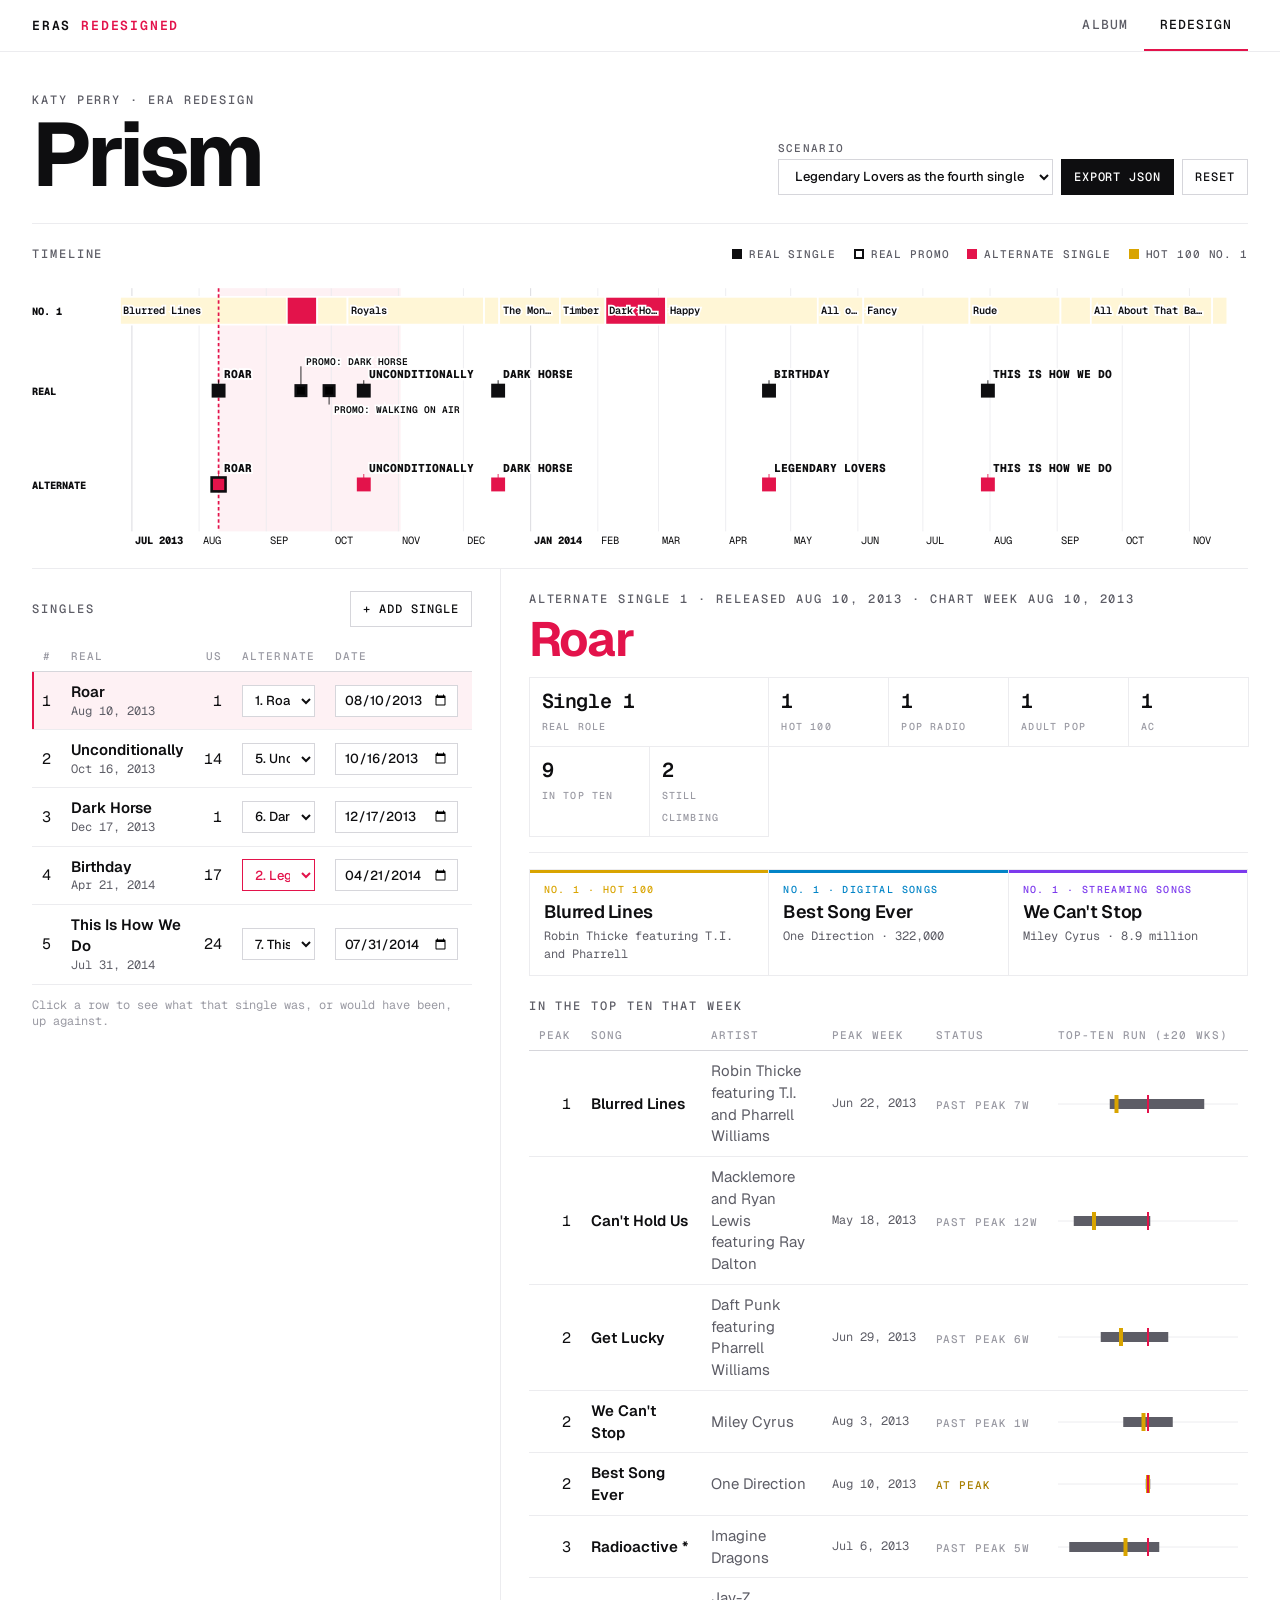
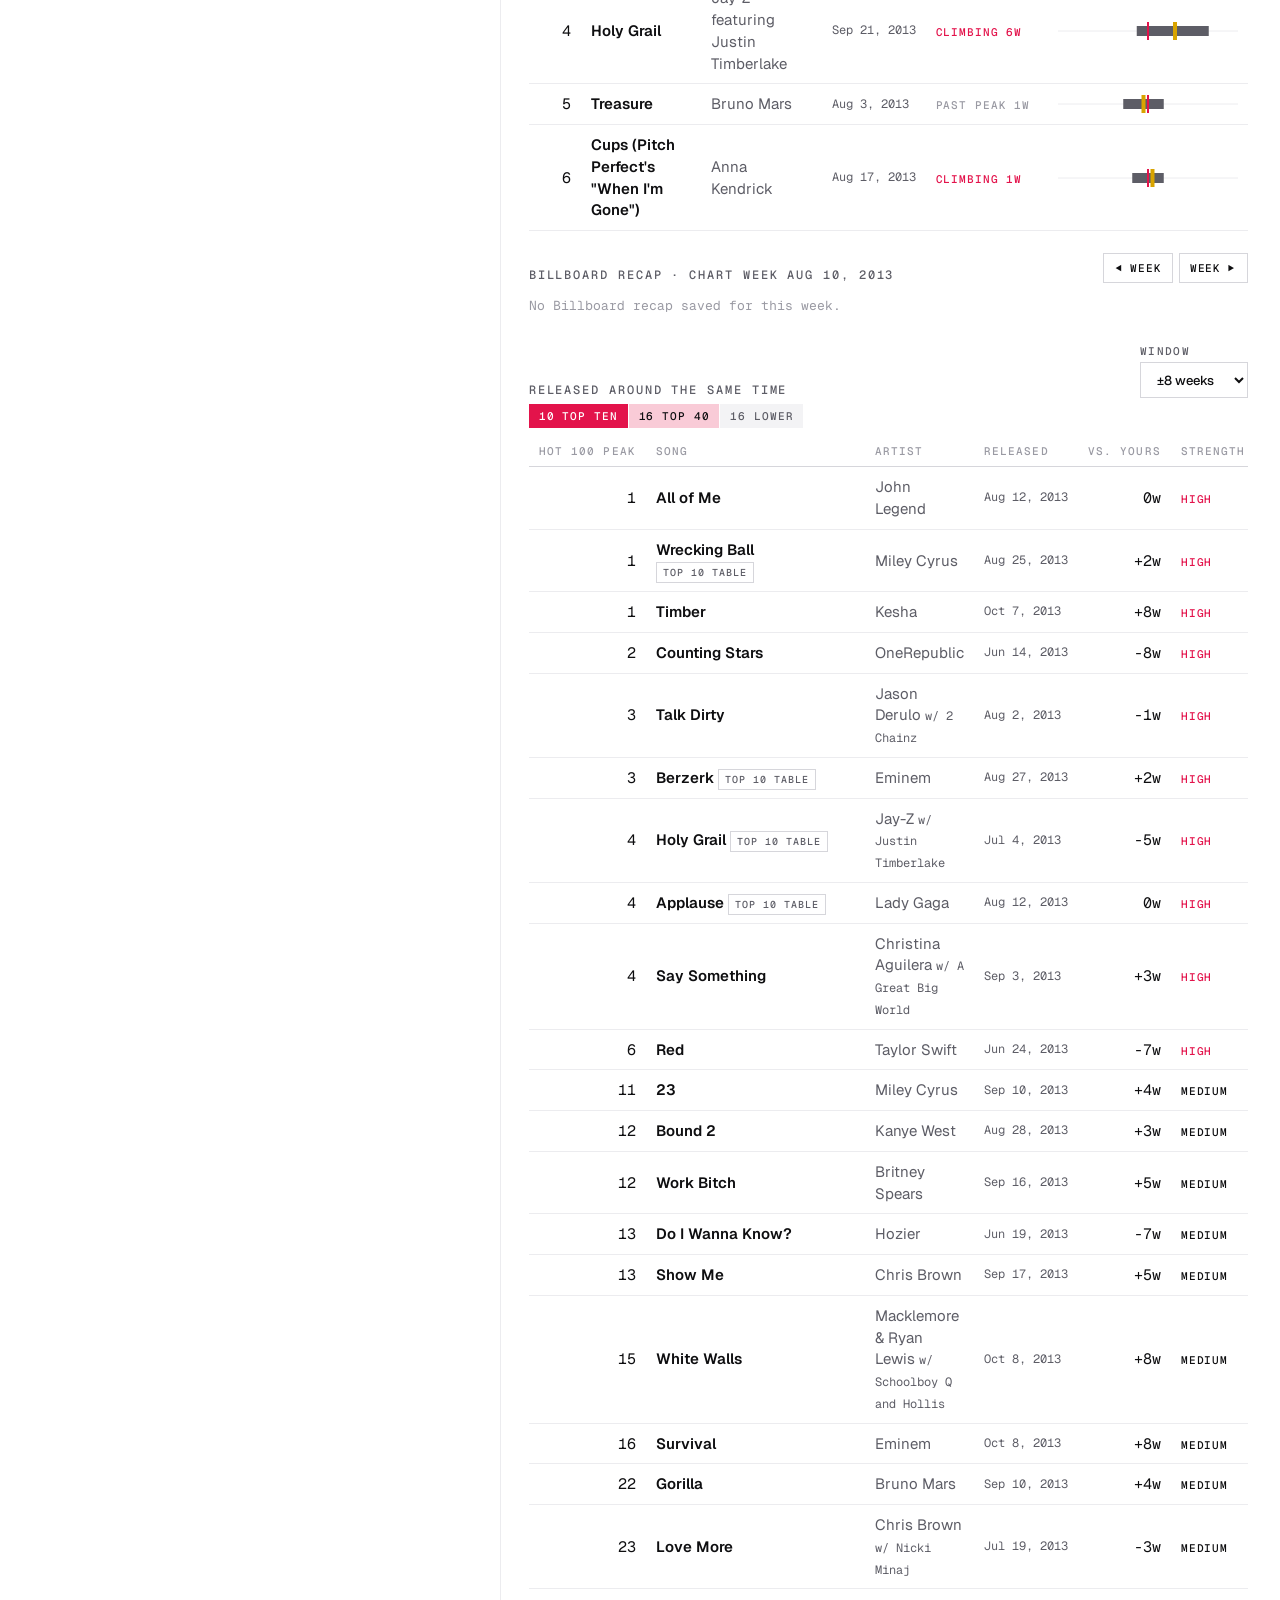
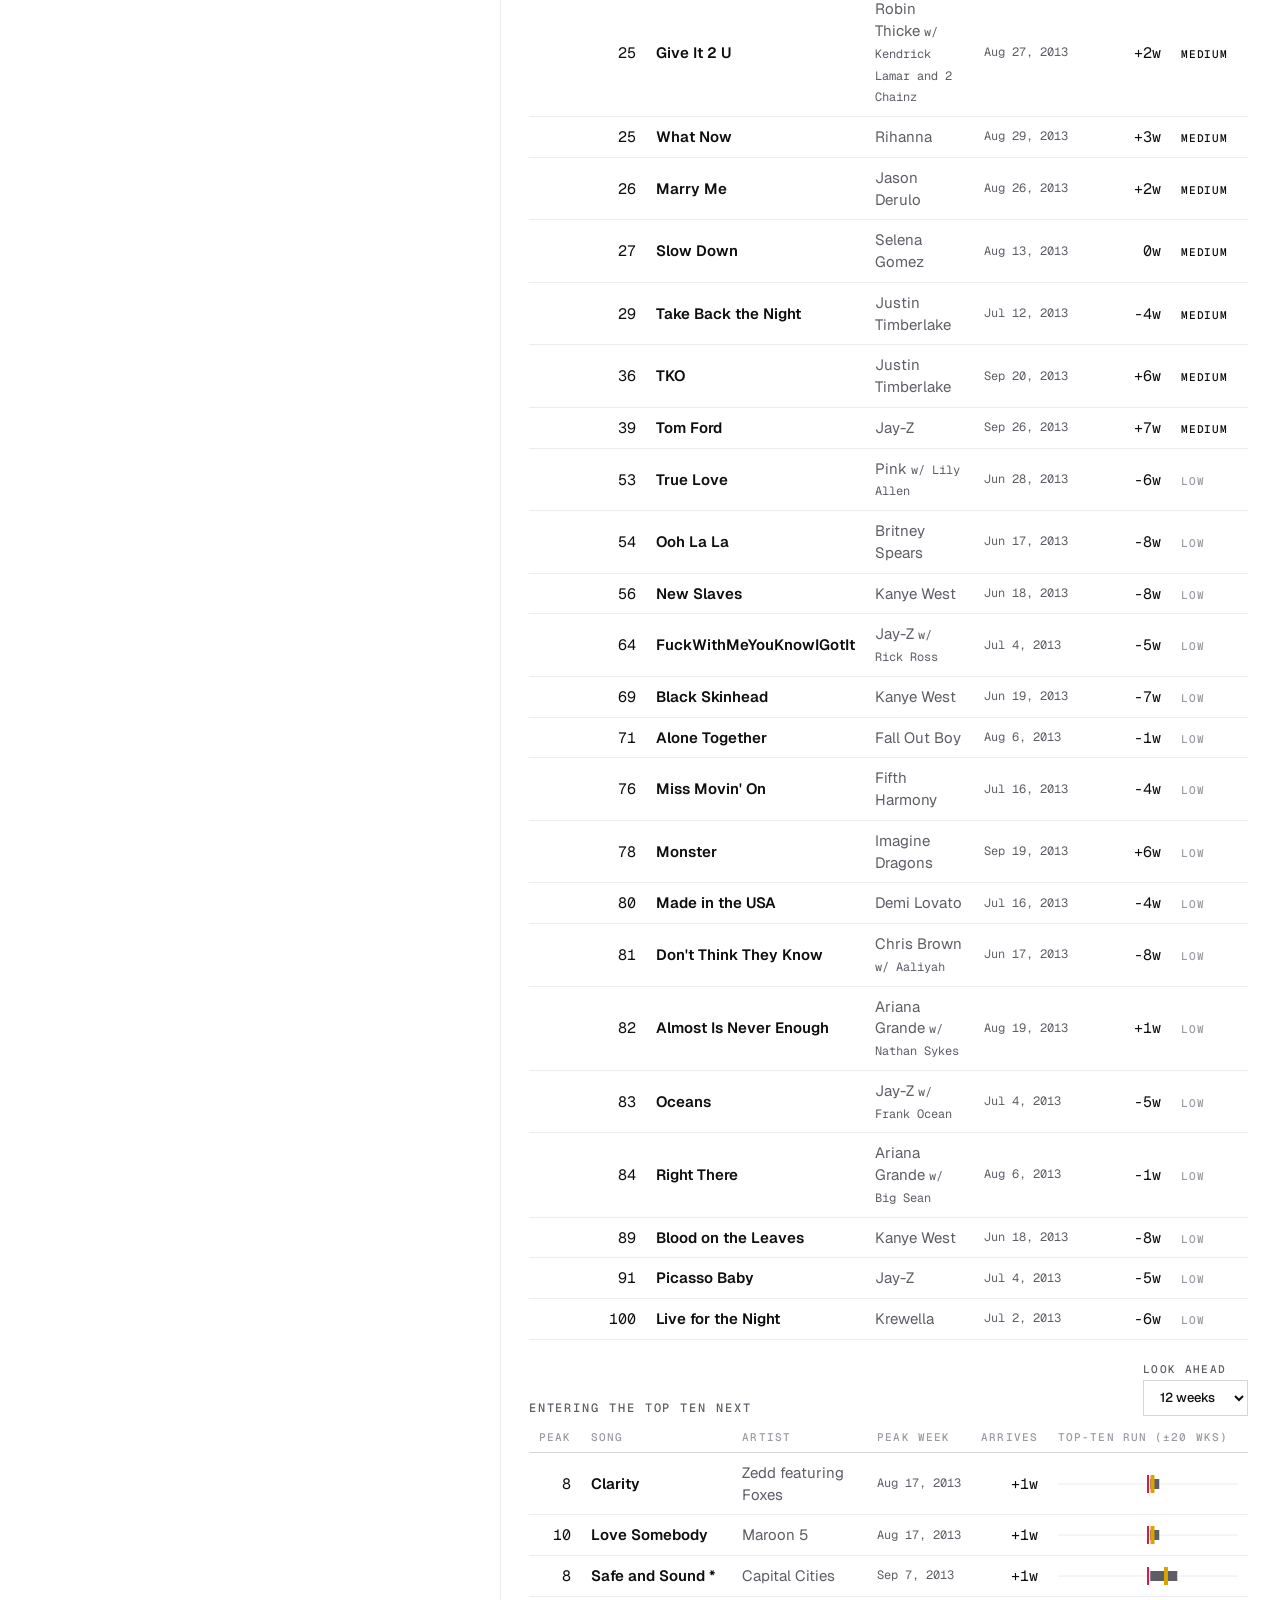
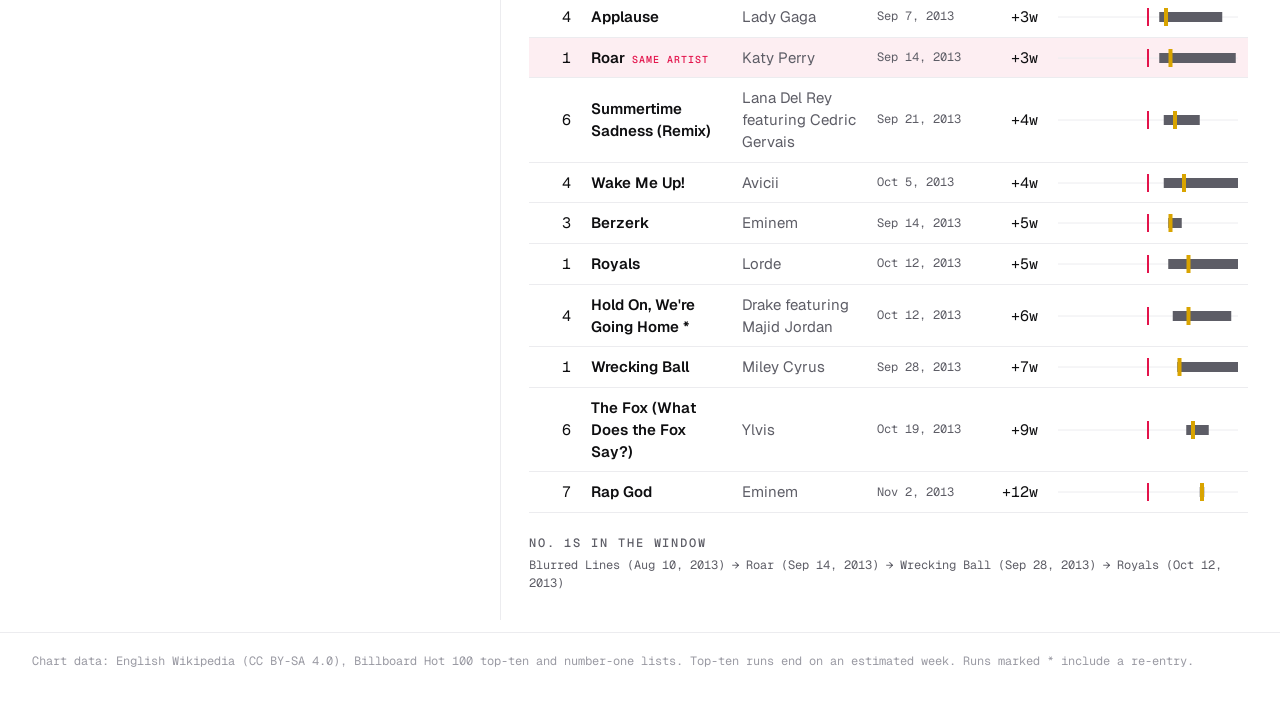
<file: site/redesign.html>
<!doctype html>
<html lang="en">
<head>
<meta charset="utf-8">
<meta name="viewport" content="width=device-width, initial-scale=1">
<title>Era Redesign</title>
<link rel="preconnect" href="https://fonts.googleapis.com">
<link rel="preconnect" href="https://fonts.gstatic.com" crossorigin>
<link href="https://fonts.googleapis.com/css2?family=Geist:wght@400..700&family=Geist+Mono:wght@400..600&display=swap" rel="stylesheet">
<link rel="stylesheet" href="style.css">
</head>
<body>
<nav class="topbar">
  <a class="brand" href="./">Eras <b>Redesigned</b></a>
  <div class="tabs"><a href="./">Album</a><a href="redesign.html" aria-current="page">Redesign</a></div>
</nav>
<header class="masthead">
  <div class="mast-left">
    <div class="kicker" id="kicker">Era redesign</div>
    <h1 id="era-title">Loading</h1>
  </div>
  <div class="mast-right">
    <label class="field">
      <span>Scenario</span>
      <select id="scenario"></select>
    </label>
    <button id="btn-export" type="button" class="primary">Export JSON</button>
    <button id="btn-reset" type="button">Reset</button>
  </div>
</header>

<main>
  <section class="band">
    <div class="band-head">
      <h2>Timeline</h2>
      <div class="legend">
        <span><i class="sw sw-real"></i>Real single</span>
        <span><i class="sw sw-promo"></i>Real promo</span>
        <span><i class="sw sw-alt"></i>Alternate single</span>
        <span><i class="sw sw-one"></i>Hot 100 No. 1</span>
      </div>
    </div>
    <div id="timeline" class="timeline"></div>
  </section>

  <section class="grid">
    <div class="col">
      <div class="band-head"><h2>Singles</h2><button id="btn-add" type="button">+ Add single</button></div>
      <div class="tbl"><table class="singles">
        <thead>
          <tr><th class="n">#</th><th>Real</th><th class="n">US</th><th>Alternate</th><th>Date</th><th></th></tr>
        </thead>
        <tbody id="singles-body"></tbody>
      </table></div>
      <p class="fine">Click a row to see what that single was, or would have been, up against.</p>
    </div>

    <div class="col col-wide" id="competition"></div>
  </section>
</main>

<footer class="fine">
  Chart data: English Wikipedia (CC BY-SA 4.0), Billboard Hot 100 top-ten and number-one lists.
  Top-ten runs end on an estimated week. Runs marked * include a re-entry.
</footer>

<script type="module" src="app.js"></script>
</body>
</html>
</file>
<file: site/style.css>
:root {
  --bg: #ffffff;
  --panel: #f6f6f7;
  --panel-2: #ffffff;
  --ink: #0e0e10;
  --ink-2: #5d5d66;
  --ink-3: #9a9aa3;
  --hair: #ececef;
  --rule: #d6d6db;
  --accent: #e3134b;           /* alternate era / highlight */
  --accent-soft: color-mix(in srgb, var(--accent) 7%, transparent);
  --real: #0e0e10;
  --one: #d9a400;              /* number one */
  --one-bg: #fff6d6;
  --digital: #0284c7;
  --stream: #7c3aed;
  --select: color-mix(in srgb, var(--accent) 6%, transparent);
  --tier-1: var(--accent);
  --tier-10: color-mix(in srgb, var(--accent) 72%, white);
  --tier-40: color-mix(in srgb, var(--accent) 22%, white);
  --tier-100: #f3f3f5;
  --mono: "Geist Mono", ui-monospace, monospace;
  --sans: "Geist", "Helvetica Neue", Arial, sans-serif;
}

* { box-sizing: border-box; border-radius: 0 !important; }
html { background: var(--bg); }
body {
  margin: 0;
  background: var(--bg);
  color: var(--ink);
  font-family: var(--sans);
  font-size: 15px;
  line-height: 1.45;
  -webkit-font-smoothing: antialiased;
}

/* ---------- top bar */
.topbar {
  display: flex; align-items: center; justify-content: space-between; gap: 16px; flex-wrap: wrap;
  padding: 0 32px; height: 52px; border-bottom: 1px solid var(--hair);
  position: sticky; top: 0; z-index: 5; background: rgba(255, 255, 255, .9); backdrop-filter: blur(10px);
}
.brand { font: 600 13px var(--mono); letter-spacing: .14em; text-transform: uppercase; color: var(--ink); text-decoration: none; }
.brand b { color: var(--accent); font-weight: 600; }
.tabs { display: flex; height: 100%; }
.tabs a {
  display: flex; align-items: center; padding: 0 16px; height: 100%;
  font: 500 13px var(--mono); letter-spacing: .08em; text-transform: uppercase;
  color: var(--ink-2); text-decoration: none; border-bottom: 2px solid transparent;
}
.tabs a:hover { color: var(--ink); }
.tabs a[aria-current="page"] { color: var(--ink); border-bottom-color: var(--accent); }

/* ---------- hero */
.masthead {
  display: flex; flex-wrap: wrap; justify-content: space-between; align-items: flex-end; gap: 24px;
  padding: 40px 32px 28px;
}
.kicker { font: 500 12px var(--mono); letter-spacing: .16em; text-transform: uppercase; color: var(--ink-2); }
h1 {
  margin: 6px 0 0; font-size: clamp(44px, 7vw, 96px); font-weight: 700;
  line-height: .9; letter-spacing: -.045em;
}
h2 { margin: 0; font: 500 12px var(--mono); letter-spacing: .16em; text-transform: uppercase; color: var(--ink-2); }
.mast-right { display: flex; flex-wrap: wrap; gap: 8px; align-items: flex-end; }
.sub { margin-top: 10px; color: var(--ink-2); font-size: 15px; }
.sub b { color: var(--ink); font-weight: 500; }

.field { display: flex; flex-direction: column; gap: 4px; }
.field span { font: 500 11px var(--mono); letter-spacing: .12em; text-transform: uppercase; color: var(--ink-2); }

button, select, input {
  font: 500 13px var(--sans); color: var(--ink);
  background: var(--panel-2); border: 1px solid var(--rule);
  padding: 6px 12px; height: 36px; color-scheme: light;
}
button { cursor: pointer; font-family: var(--mono); font-size: 12px; letter-spacing: .08em; text-transform: uppercase; }
button:hover { border-color: var(--ink-2); }
button.primary { background: var(--ink); color: var(--bg); border-color: var(--ink); }
button.primary:hover { background: #2a2a30; }
select:focus, input:focus, button:focus-visible { outline: 2px solid var(--accent); outline-offset: 1px; }

main { padding: 0 32px; }
.band { padding: 22px 0 18px; border-top: 1px solid var(--hair); }
.band-head { display: flex; flex-wrap: wrap; align-items: center; justify-content: space-between; gap: 12px; margin-bottom: 14px; }
.legend { display: flex; flex-wrap: wrap; gap: 18px; font: 500 11px var(--mono); text-transform: uppercase; letter-spacing: .08em; color: var(--ink-2); }
.legend span { display: inline-flex; align-items: center; gap: 7px; }
.sw { display: inline-block; width: 10px; height: 10px; }
.sw-real { background: var(--real); }
.sw-promo { border: 2px solid var(--real); }
.sw-alt { background: var(--accent); }
.sw-one { background: var(--one); }

.timeline { width: 100%; overflow-x: auto; }
.timeline svg { display: block; width: 100%; min-width: 900px; height: auto; }
.timeline text { font-family: var(--mono); fill: var(--ink); }
.timeline svg text { paint-order: stroke; stroke: var(--bg); stroke-width: 4px; stroke-linejoin: miter; }

.grid { display: grid; grid-template-columns: minmax(420px, 1fr) minmax(0, 1.6fr); border-top: 1px solid var(--hair); }
.col { padding: 22px 28px 28px 0; min-width: 0; }
.col-wide { padding: 22px 0 28px 28px; border-left: 1px solid var(--hair); min-width: 0; }
@media (max-width: 1000px) {
  main { padding: 0 16px; }
  .masthead { padding: 28px 16px 20px; }
  .topbar { padding: 0 16px; }
  .grid { grid-template-columns: 1fr; }
  .col, .col-wide { padding: 18px 0; border-left: 0; }
  .col-wide { border-top: 1px solid var(--hair); }
}

/* ---------- tables */
.tbl { overflow-x: auto; }
table { width: 100%; border-collapse: collapse; }
th {
  text-align: left; font: 500 11px var(--mono); letter-spacing: .1em; text-transform: uppercase;
  color: var(--ink-3); border-bottom: 1px solid var(--rule); padding: 8px 10px; white-space: nowrap;
}
td { border-bottom: 1px solid var(--hair); padding: 9px 10px; vertical-align: middle; }
td.n, th.n { text-align: right; font-family: var(--mono); font-variant-numeric: tabular-nums; }
.singles tbody tr { cursor: pointer; }
.singles tbody tr:hover td { background: var(--panel); }
.singles tbody tr.sel td { background: var(--select); }
.singles tbody tr.sel td:first-child { box-shadow: inset 2px 0 0 var(--accent); }
.singles select, .singles input { width: 100%; height: 32px; padding: 4px 8px; font-size: 13px; }
.singles td.real-cell .t { font-weight: 600; }
.singles td.real-cell .d, .mono { font-family: var(--mono); font-size: 12px; color: var(--ink-2); }
.changed { color: var(--accent); border-color: var(--accent); }
.x { border: 0; background: none; height: auto; padding: 2px 6px; font-size: 16px; color: var(--ink-3); }
.x:hover { color: var(--accent); }
.fine { font: 12px var(--mono); color: var(--ink-3); }
footer.fine { padding: 20px 32px 36px; border-top: 1px solid var(--hair); margin-top: 12px; }

/* ---------- competition panel */
.comp-head { padding-bottom: 16px; margin-bottom: 16px; border-bottom: 1px solid var(--hair); }
.comp-head .song { font-size: clamp(30px, 4vw, 48px); font-weight: 700; letter-spacing: -.035em; line-height: 1; margin: 8px 0 14px; }
.comp-head .song.alt { color: var(--accent); }
.facts { display: grid; grid-template-columns: repeat(auto-fill, minmax(104px, 1fr)); gap: 1px; background: var(--hair); border: 1px solid var(--hair); }
.fact { background: var(--bg); padding: 10px 12px; }
.fact b { display: block; font: 600 22px var(--mono); font-variant-numeric: tabular-nums; letter-spacing: -.02em; }
.fact span { font: 500 10px var(--mono); text-transform: uppercase; letter-spacing: .12em; color: var(--ink-3); }
.number-one {
  display: flex; align-items: baseline; gap: 14px; flex-wrap: wrap;
  background: var(--one-bg); padding: 12px 14px; margin: 0 0 18px; border-left: 3px solid var(--one);
}
.number-one .lbl { font: 500 11px var(--mono); letter-spacing: .14em; text-transform: uppercase; color: var(--one); }
.number-one .t { font-weight: 600; font-size: 20px; letter-spacing: -.02em; }
.section-title { display: flex; justify-content: space-between; align-items: flex-end; margin: 22px 0 6px; gap: 10px; flex-wrap: wrap; }
.comp td.title { font-weight: 600; }
.comp td.artist { color: var(--ink-2); }
.comp tr.same td { background: var(--accent-soft); }
.comp tr.same td.title::after { content: "  SAME ARTIST"; font: 500 10px var(--mono); color: var(--accent); letter-spacing: .1em; }
.status { font: 500 11px var(--mono); text-transform: uppercase; letter-spacing: .08em; white-space: nowrap; }
.status.climbing { color: var(--accent); }
.status.at-peak { color: var(--one); }
.status.past-peak { color: var(--ink-3); }
.run svg { display: block; }
.empty { font: 13px var(--mono); color: var(--ink-3); padding: 8px 0; }

/* ---------- album page */
.stats { display: grid; grid-template-columns: repeat(4, minmax(110px, 1fr)); gap: 1px; background: var(--hair); border: 1px solid var(--hair); }
.stat { background: var(--bg); padding: 14px 18px 12px; min-width: 110px; }
.stat b { display: block; font: 600 40px var(--mono); letter-spacing: -.04em; line-height: 1; }
.stat b sup { font-size: 16px; color: var(--ink-2); margin-left: 2px; }
.stat span { display: block; margin-top: 6px; font: 500 10px var(--mono); letter-spacing: .14em; text-transform: uppercase; color: var(--ink-3); }
.stat.top b { color: var(--accent); }

.cards { display: grid; grid-template-columns: repeat(auto-fit, minmax(200px, 1fr)); gap: 1px; background: var(--hair); border: 1px solid var(--hair); }
.card { background: var(--bg); padding: 16px 18px 18px; display: flex; flex-direction: column; gap: 10px; }
.card .ord { font: 500 11px var(--mono); letter-spacing: .14em; text-transform: uppercase; color: var(--ink-3); }
.card .ttl { font-size: 22px; font-weight: 650; letter-spacing: -.03em; line-height: 1.05; }
.card .dt { font: 12px var(--mono); color: var(--ink-2); }
.card .big { font: 600 54px var(--mono); letter-spacing: -.05em; line-height: .9; }
.card .big small { font-size: 14px; letter-spacing: .02em; color: var(--ink-3); margin-left: 6px; font-weight: 500; }
.card.promo .ttl { color: var(--ink-2); }
.mini-peaks { display: grid; grid-template-columns: repeat(3, 1fr); gap: 1px; background: var(--hair); }
.mini-peaks div { background: var(--panel); padding: 6px 8px; font: 600 15px var(--mono); }
.mini-peaks span { display: block; font: 500 9px var(--mono); letter-spacing: .12em; color: var(--ink-3); }
.cert { font: 12px var(--mono); color: var(--ink-2); }
.cert b { color: var(--ink); font-weight: 600; }

.heat td.cell { text-align: center; font: 600 13px var(--mono); width: 64px; padding: 9px 4px; }
.heat .t1 { background: var(--tier-1); color: #fff; }
.heat .t10 { background: var(--tier-10); color: #fff; }
.heat .t40 { background: var(--tier-40); color: var(--ink); }
.heat .t100 { background: var(--tier-100); color: var(--ink-2); }
.heat .tnone { color: var(--ink-3); }
.heat td.title { font-weight: 600; }
.heat tr.album-track td.title { font-weight: 400; color: var(--ink-2); }
.role { font: 500 10px var(--mono); letter-spacing: .1em; text-transform: uppercase; padding: 3px 6px; border: 1px solid var(--rule); color: var(--ink-2); white-space: nowrap; }
.role.single { border-color: var(--ink); color: var(--ink); }
.role.promo { border-style: dashed; }
.scale { display: flex; gap: 0; font: 500 10px var(--mono); letter-spacing: .1em; text-transform: uppercase; }
.scale span { padding: 4px 8px; }
.note { font-size: 13px; color: var(--ink-2); max-width: 70ch; }
.two { display: grid; grid-template-columns: 1fr 1fr; gap: 40px; }
@media (max-width: 1000px) { .two { grid-template-columns: 1fr; gap: 0; } .stats { grid-template-columns: repeat(2, 1fr); } }
.more-btn { margin-top: 12px; }
.facts { background: transparent; border: 0; gap: 0; grid-template-columns: repeat(auto-fill, minmax(112px, 1fr)); }
.fact { border: 1px solid var(--hair); margin: 0 -1px -1px 0; }
.fact b { font-size: 20px; white-space: nowrap; }
th.grp { color: var(--ink-2); border-bottom: 1px solid var(--hair); text-align: center; }
.role.later { border-color: var(--accent); color: var(--accent); }
.mini-peaks div { white-space: nowrap; }
.ones { display: grid; grid-template-columns: repeat(3, minmax(0, 1fr)); gap: 1px; background: var(--hair); border: 1px solid var(--hair); margin-bottom: 18px; }
.one { background: var(--panel); padding: 10px 14px 12px; border-top: 3px solid; display: flex; flex-direction: column; gap: 3px; min-width: 0; }
.one .lbl { font: 500 10px var(--mono); letter-spacing: .14em; text-transform: uppercase; }
.one .t { font-weight: 600; font-size: 18px; letter-spacing: -.02em; }
@media (max-width: 700px) { .ones { grid-template-columns: 1fr; } }
.two > div { min-width: 0; }
@media (max-width: 700px) { .stats { grid-template-columns: repeat(2, minmax(0, 1fr)); } .stat { min-width: 0; } }
.fact.wide { grid-column: span 2; }
.strength-bar { display: flex; gap: 1px; margin-bottom: 8px; font: 500 11px var(--mono); letter-spacing: .08em; text-transform: uppercase; }
.sb { padding: 5px 10px; }
.sb.high { background: var(--tier-1); color: #fff; }
.sb.medium { background: var(--tier-40); }
.sb.low { background: var(--tier-100); color: var(--ink-2); }
.status.str-high { color: var(--accent); }
.status.str-medium { color: var(--ink); }
.status.str-low { color: var(--ink-3); }
.comp td.mono { white-space: nowrap; }
.stepper { display: flex; gap: 6px; }
.stepper button { height: 30px; padding: 4px 10px; font-size: 11px; }
.recap-cell b { font: 600 15px var(--mono); }
.recap-cell .mono { font-size: 11px; color: var(--ink-3); }
.up { color: #4ade80; font: 500 11px var(--mono); }
.down { color: var(--ink-3); font: 500 11px var(--mono); }
.fine a { color: var(--ink-2); }

/* light theme details */
.masthead { border-bottom: 0; }
.stat, .card, .fact, .one { background: var(--panel-2); }
.mini-peaks div { background: var(--panel); }
.number-one .t, .one .t { color: var(--ink); }
.status.at-peak { color: #a87f00; }
.up { color: #15803d; }

/* ---------- covers */
.masthead { align-items: flex-end; }
.album-cover { flex: 0 0 auto; width: 200px; aspect-ratio: 1; background: var(--panel); display: block; box-shadow: 0 1px 0 var(--hair), 0 18px 40px -24px rgba(14,14,16,.45); }
.album-cover img { width: 100%; height: 100%; object-fit: cover; display: block; }
.mast-title { flex: 1 1 320px; min-width: 0; }
.card .art { position: relative; display: block; aspect-ratio: 1; background: var(--panel); margin: -16px -18px 4px; overflow: hidden; }
.card .art img { width: 100%; height: 100%; object-fit: cover; display: block; }
.card .album-art img { filter: grayscale(1); opacity: .35; }
.card .album-art span { position: absolute; left: 10px; bottom: 8px; font: 500 10px var(--mono); letter-spacing: .14em; text-transform: uppercase; color: var(--ink-2); }
@media (max-width: 700px) { .album-cover { width: 140px; } }
.mini-peaks { grid-template-columns: repeat(3, minmax(0, 1fr)); }
.mini-peaks div { overflow: hidden; text-overflow: ellipsis; padding: 6px 7px; }
.mini-peaks span { letter-spacing: .06em; overflow: hidden; text-overflow: ellipsis; }
@media (max-width: 700px) {
  .cards { grid-template-columns: repeat(2, minmax(0, 1fr)); }
  .card { padding: 12px 12px 14px; }
  .card .art { margin: -12px -12px 2px; }
  .card .ttl { font-size: 18px; }
  .card .big { font-size: 38px; }
  .mini-peaks { grid-template-columns: repeat(2, minmax(0, 1fr)); }
}

/* ---------- editions (original vs reissue) */
:root { --rx: #0f766e; --rx-bg: color-mix(in srgb, var(--rx) 7%, white); }
.edition-switch { display: inline-flex; margin-top: 16px; border: 1px solid var(--rule); }
.edition-switch button { border: 0; height: 34px; background: var(--bg); color: var(--ink-2); }
.edition-switch button + button { border-left: 1px solid var(--rule); }
.edition-switch button[aria-pressed="true"] { background: var(--ink); color: var(--bg); }
.album-cover.pair { position: relative; width: 240px; aspect-ratio: auto; height: 200px; background: none; box-shadow: none; }
.album-cover.pair a { position: absolute; display: block; width: 170px; height: 170px; box-shadow: 0 18px 40px -24px rgba(14,14,16,.5); }
.album-cover.pair a:first-child { left: 0; top: 0; z-index: 1; }
.album-cover.pair a.rx { right: 0; bottom: 0; outline: 2px solid var(--rx); }
.album-cover.pair img { width: 100%; height: 100%; object-fit: cover; display: block; }
.card.reissue { box-shadow: inset 0 3px 0 var(--rx); }
.card.reissue .ord b { color: var(--rx); font-weight: 600; }
.heat tr.sep td { padding: 14px 8px 8px; font: 500 11px var(--mono); letter-spacing: .12em; text-transform: uppercase; color: var(--rx); border-top: 2px solid var(--rx); background: var(--rx-bg); }
.heat tr.sep i { font-style: normal; font-weight: 600; }
.sw-rx { background: var(--rx); }
@media (max-width: 700px) { .album-cover.pair { width: 170px; height: 140px; } .album-cover.pair a { width: 118px; height: 118px; } }
[hidden] { display: none !important; }
@media (max-width: 700px) {
  .topbar { flex-wrap: wrap; height: auto; padding-top: 8px; }
  .topbar .tabs { width: 100%; overflow-x: auto; }
  .tabs a { padding: 0 10px; white-space: nowrap; }
  .edition-switch { display: flex; width: 100%; }
  .edition-switch button { flex: 1; height: auto; min-height: 34px; padding: 6px 8px; font-size: 11px; white-space: normal; }
}

.rx-songs { margin-top: 28px; }
.rx-songs h2 { color: var(--rx); }
.card.track .ttl { color: var(--ink-2); }
.card.track .big { color: var(--ink-3); }
.cards { grid-template-columns: repeat(auto-fill, minmax(200px, 1fr)); background: none; border: 0; gap: 0; }
.card { box-shadow: inset 0 0 0 0.5px var(--hair); }

/* ---------- song detail panel */
[data-song] { cursor: pointer; }
.card[data-song]:hover .ttl, .card[data-song].on .ttl { color: var(--accent); }
.card[data-song].on { box-shadow: inset 0 0 0 2px var(--accent); }
.card[data-song]:focus-visible { outline: 2px solid var(--accent); outline-offset: -2px; }
.heat tr[data-song]:hover td.title, .heat tr[data-song].on td.title { color: var(--accent); }
.tl-row:hover rect:first-child, .tl-row.on rect:first-child { fill: var(--accent-soft); }
.scrim { display: none; }
body.detail-open .scrim { display: block; position: fixed; inset: 0; background: rgba(14,14,16,.42); z-index: 40; }
body.detail-open { overflow: hidden; }
.detail { position: fixed; z-index: 50; top: 50%; left: 50%; transform: translate(-50%, -50%);
  width: min(760px, calc(100vw - 32px)); max-height: min(88vh, 900px); overflow-y: auto; background: var(--bg);
  border: 1px solid var(--rule); box-shadow: 0 30px 80px -30px rgba(14,14,16,.55); padding: 18px 28px 28px; }
.dclose { position: sticky; top: 0; float: right; z-index: 1; }
.dhead { display: grid; grid-template-columns: 112px 1fr; gap: 16px; align-items: end; margin: 34px 0 18px; clear: both; }
.dhead img { width: 112px; height: 112px; object-fit: cover; display: block; background: var(--panel); }
.dhead h3 { margin: 4px 0 2px; font-size: 30px; line-height: 1; letter-spacing: -.035em; }
.dhead .sub { margin-top: 6px; font-size: 13px; }
.dfacts { display: grid; grid-template-columns: repeat(auto-fill, minmax(170px, 1fr)); gap: 1px; background: var(--hair); border: 1px solid var(--hair); }
.dfact { background: var(--bg); padding: 10px 12px; }
.dfact span { display: block; font: 500 10px var(--mono); letter-spacing: .12em; text-transform: uppercase; color: var(--ink-3); }
.dfact b { display: block; margin-top: 3px; font: 600 17px var(--mono); letter-spacing: -.02em; }
.dfact .muted { font: 500 12px var(--mono); color: var(--ink-3); letter-spacing: 0; }
.detail h4 { margin: 22px 0 8px; font: 500 11px var(--mono); letter-spacing: .14em; text-transform: uppercase; color: var(--ink-2); }
.dtable { width: 100%; border-collapse: collapse; font-size: 13px; }
.dtable td { padding: 6px 8px; border-bottom: 1px solid var(--hair); }
.dtable td.cell { width: 64px; text-align: center; font: 600 13px var(--mono); }
.dtable .t1 { background: var(--tier-1); color: #fff; } .dtable .t10 { background: var(--tier-10); color: #fff; }
.dtable .t40 { background: var(--tier-40); } .dtable .t100 { background: var(--tier-100); color: var(--ink-2); }
.detail .lead { font-size: 14px; color: var(--ink-2); margin: 0; }
.detail a { color: var(--ink); }
.dhead { margin-top: 8px; }
.dweeks { display: flex; flex-wrap: wrap; gap: 1px; background: var(--hair); border: 1px solid var(--hair); }
.dweeks span { background: var(--one-bg); padding: 5px 9px; font: 500 12px var(--mono); }
.dtable td.mono { white-space: nowrap; }
@media (max-width: 700px) { .detail { padding: 14px 16px 22px; max-height: 92vh; } .dfacts { grid-template-columns: 1fr 1fr; } }
.dfacts, .dweeks { background: none; border: 0; gap: 0; }
.dfact, .dweeks span { box-shadow: inset 0 0 0 .5px var(--rule); }
</file>
